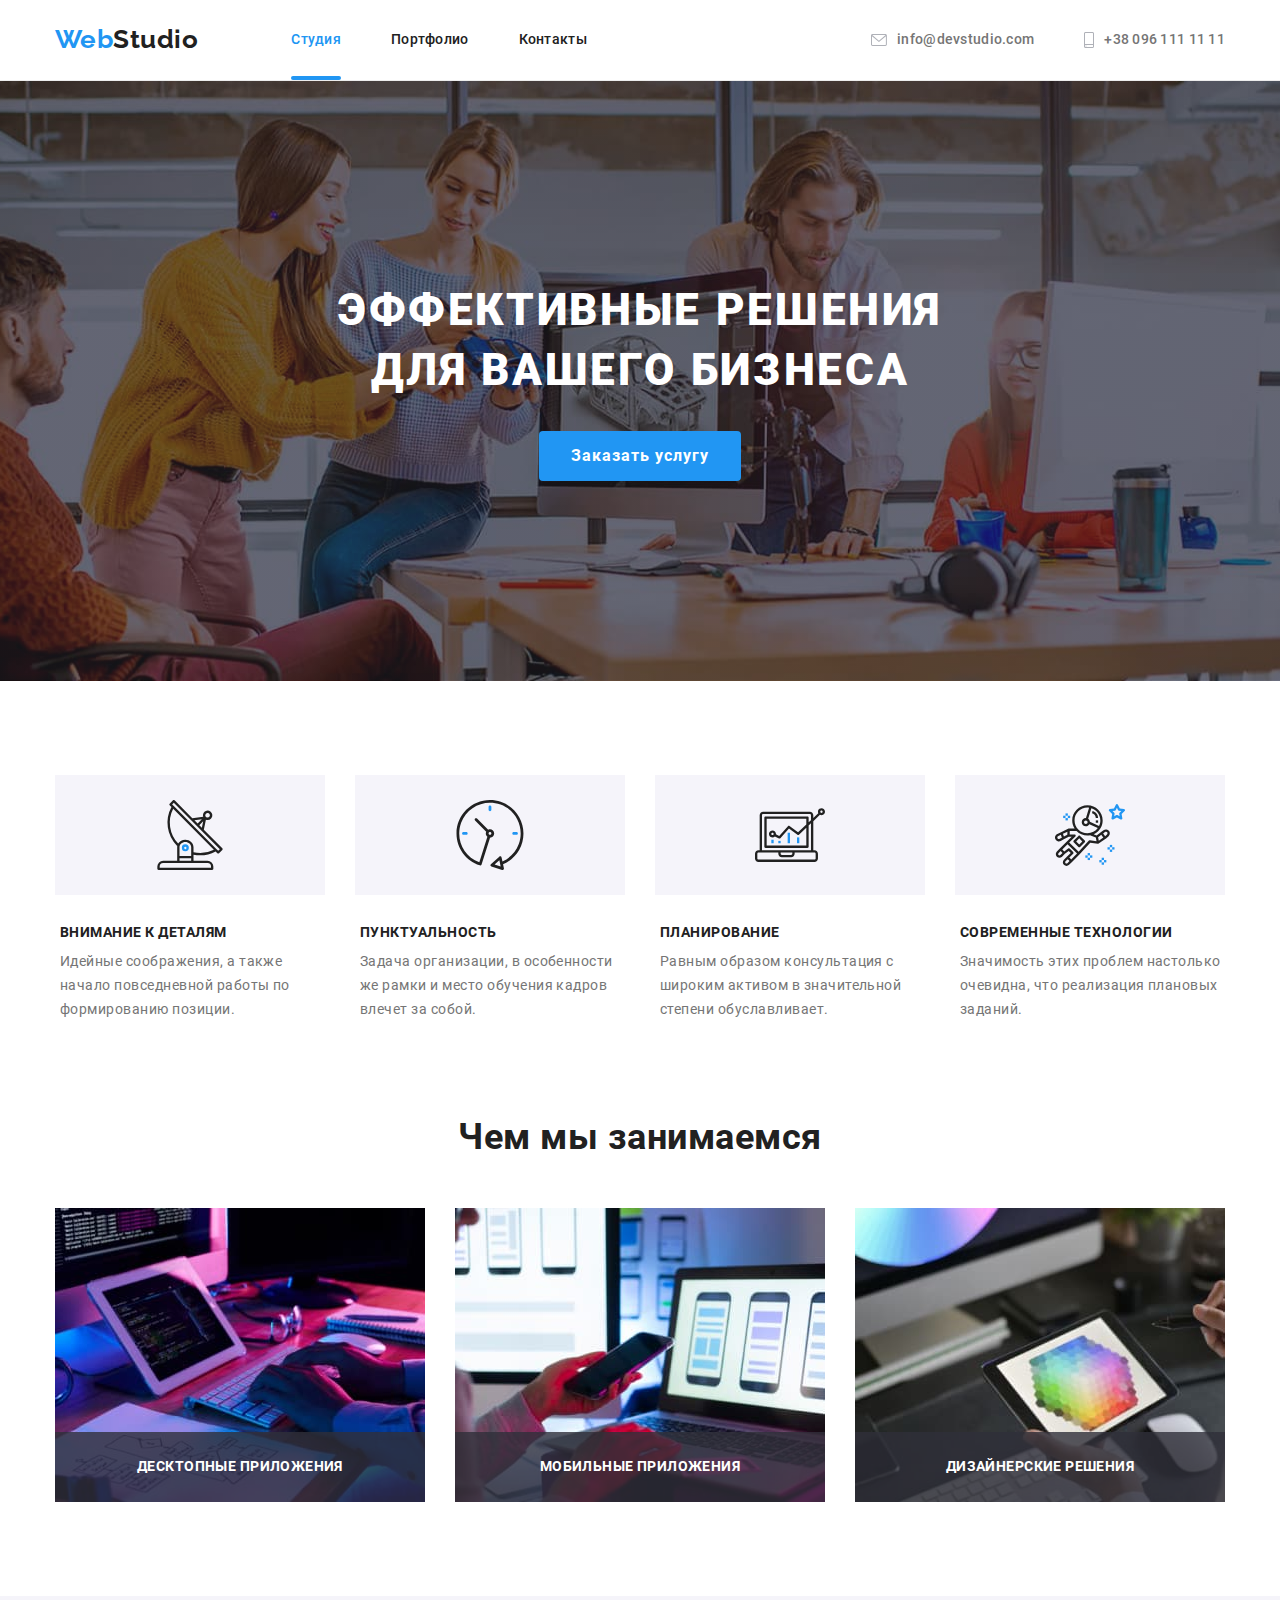
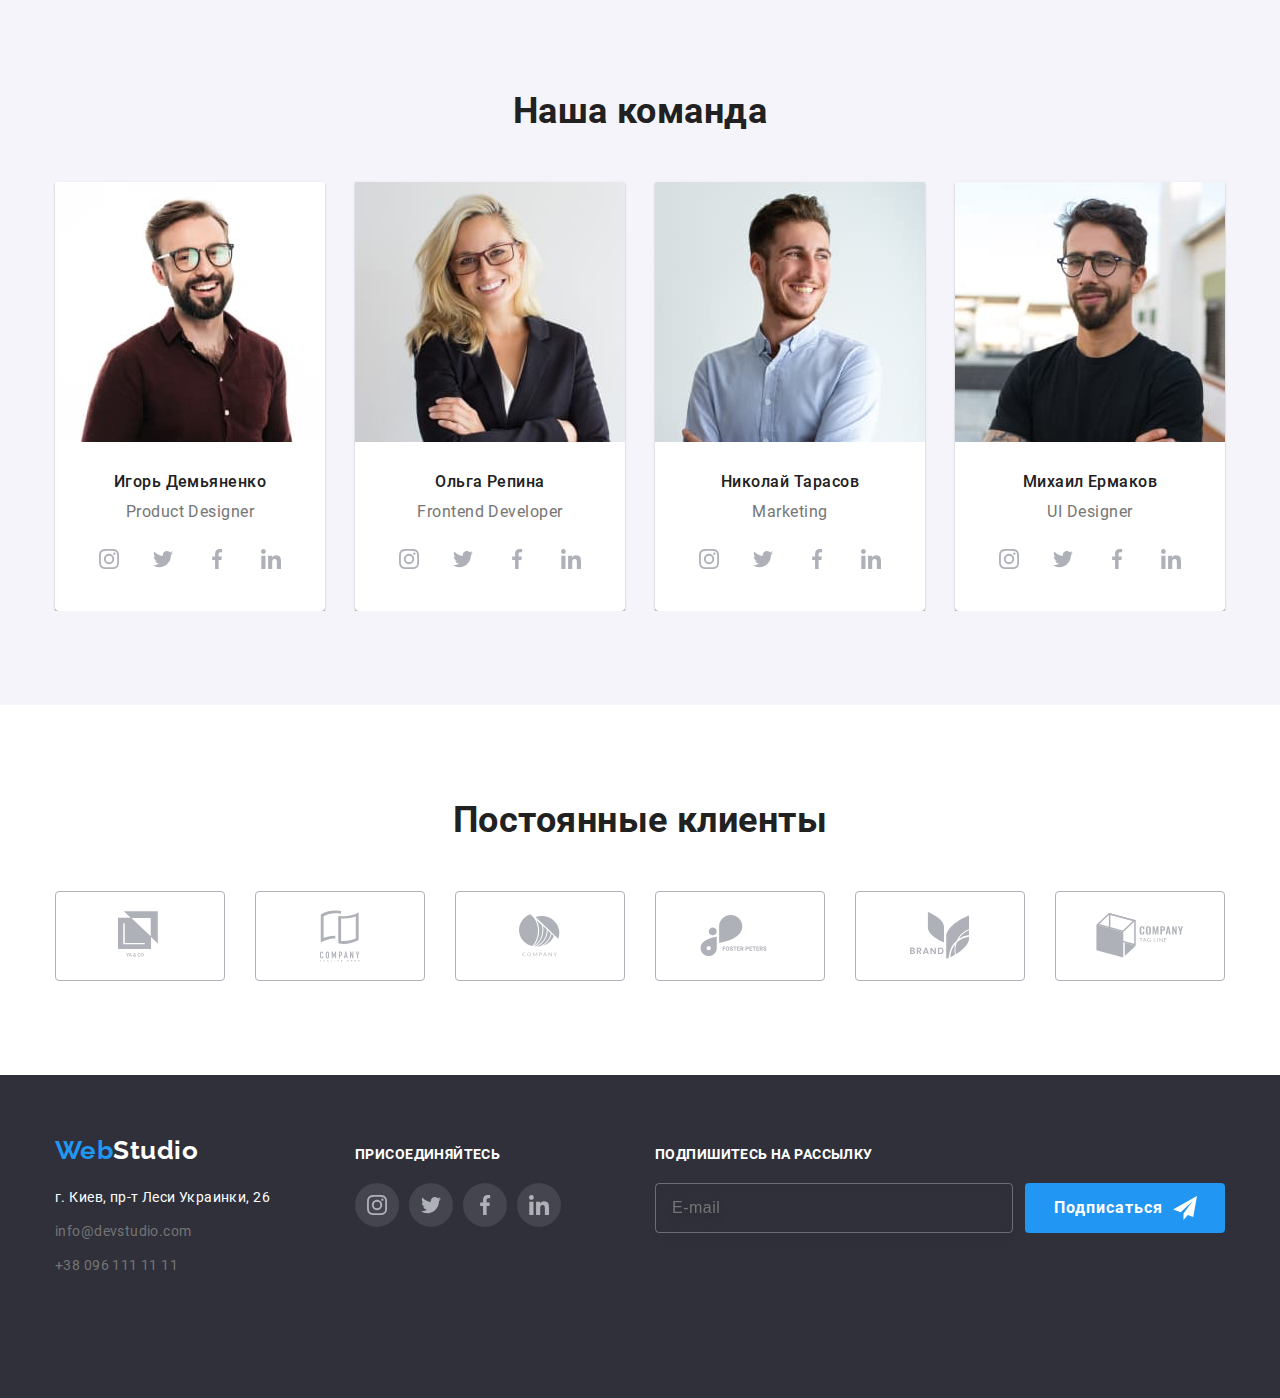
<file: index.html>
<!DOCTYPE html>
<html lang="ru">

<head>
    <meta charset="UTF-8">
    <meta http-equiv="X-UA-Compatible" content="IE=edge">
    <meta name="viewport" content="width=device-width, initial-scale=1.0">
    <title>Студія</title>
    <meta property="og:title" content="WebStudio">
    <meta property="og:image" content="https://www.google.com/url?sa=i&url=https%3A%2F%2Fwww.webstudio.com.au%2F&psig=AOvVaw0TfUS5vtw2zD6ikW6zC36_&ust=1621777822484000&source=images&cd=vfe&ved=0CAIQjRxqFwoTCPiA_6u33fACFQAAAAAdAAAAABAD">
    <meta property="og:url" content="https://bellik888.github.io/goit-markup-hw-08/">
    <link rel="stylesheet" href="https://cdnjs.cloudflare.com/ajax/libs/modern-normalize/1.0.0/modern-normalize.min.css"
        integrity="sha512-ISS7cAi1PEhQ8jnbJpJZMd29NlhNj4AWYyLOSp2CE/CsHxTCu+r+t0D2yoJudVrd0/8fTVPUVDzY5Tvli75u/g=="
        crossorigin="anonymous" />
        <link href="https://fonts.googleapis.com/css2?family=Raleway:wght@700&family=Roboto:wght@400;500;700;900&display=swap"
            rel="stylesheet">
    <link rel="stylesheet" href="./css/main.min.css">
</head>

<body>
    <!-- Шапка сайта -->
    <header class="header">
        <div class="container header-container">  
            <nav class="nav">
                <a href="./index.html" class="logo header__logo">Web <span class="logo--header">Studio</span></a>
            
                <ul class="lists nav-lists">
                    <li class="nav-lists__item"><a href="./index.html" class="link nav-lists__link nav-lists__link--active">Студия</a></li>
                    <li class="nav-lists__item"><a href="./portfolio.html" class="link nav-lists__link">Портфолио</a></li>
                    <li class="nav-lists__item"><a href="" class="link nav-lists__link">Контакты</a></li>
                </ul>
            </nav>
            <ul class="lists header-contacts">
                <li class=" header-contacts__item ">
                    <a href="mailto:info@devstudio.com" class="link header-contacts__link">
                        <svg class="header-contacts__icon" width="16px" height="12px" >
                            <use href="./image/icons.svg#icon-mail"></use>
                        </svg>
                        info@devstudio.com
                    </a>
                </li>
                <li class=" header-contacts__item ">
                    <a href="tel:+380961111111" class="link header-contacts__link">
                        <svg class="header-contacts__icon" width="10px" height="16px">
                            <use href="./image/icons.svg#icon-smartphone"></use>
                        </svg>
                        +38 096 111 11 11
                    </a>
            </li>
            </ul>
            <!-- Mobile btn -->
            <button class="mobile-menu-btn" data-menu-button>
                <svg class="mobile-menu-icon">
                    <use class="icon-menu" href="./image/icons.svg#icon-menu"></use>
                    <use class="icon-close" href="./image/icons.svg#icon-close-menu"></use>
                </svg>
            </button>
        </div>
    </header>

    <!-- Burger menu-->
    
    <div class="mobile-menu" data-menu>
        <ul class="lists mobile-menu__list">
            <li class="mobile-menu__item active-page-mobile">
                <a class="link mobile-menu__link " href="./index.html">Студия</a>
            </li>
            <li class="mobile-menu__item">
                <a class="link mobile-menu__link" href="./portfolio.html">Портфолио</a>
            </li>
            <li class="mobile-menu__item">
                <a class="link mobile-menu__link" href="#">Контакты</a>
            </li>
        </ul>
        <div class="contact--wrapper">
            <ul class="lists mobile-contact">
                <li class="mobile-contact__item">
                    <a class="link mobile-contact__link" href="tel:+380961111111">
                        +38 096 111 11 11</a>
                </li>
                <li class="mobile-contact__item">
                    <a class="link mobile-contact__link" href="mailto:info@devstudio.com">
                        info@devstudio.com</a>
                </li>
            </ul>
            <ul class="lists mobile-social__list ">
                <li class="mobile-social__item">
                    <a class="link mobile-social__link" href="#">Instagram</a>
                </li>
                <li class="mobile-social__item">
                    <a class="link mobile-social__link" href="#">Twitter</a>
                </li>
                <li class="mobile-social__item">
                    <a class="link mobile-social__link" href="#">Facebook</a>
                </li>
                <li class="mobile-social__item">
                    <a class="link mobile-social__link" href="#">LinkedIn</a>
                </li>
            </ul>
        </div>
    </div>
    
    <!-- Main content -->
     <main>
        <!-- hero-->
        <section class="hero-bg">
            <div class="hero">
            <h1 class="hero__text">Эффективные решения для вашего бизнеса</h1>
            <button type="button" class="button hero__button" data-modal-open>
                Заказать услугу
            </button>
            </div>
        </section>

        <!-- особливості-->
        <section class="section ">
           <div class="container features">
                <h2 class="visually-hidden">Особливості</h2>
                <ul class="lists features-lists">
                    <li class="features-lists__item">
                        <h3 class="features-lists__title">Внимание к деталям</h3>
                        <p class="features-lists__text">Идейные соображения, а также начало повседневной работы по формированию позиции.
                        </p>
                    </li>
                    <li class="features-lists__item">
                        <h3 class="features-lists__title">Пунктуальность</h3>
                        <p class="features-lists__text">Задача организации, в особенности же рамки и место обучения кадров влечет за собой.
                        </p>
                    </li>
                    <li class="features-lists__item">
                        <h3 class="features-lists__title">Планирование</h3>
                        <p class="features-lists__text">Равным образом консультация с широким активом в значительной степени обуславливает.
                        </p>
                    </li>
                    <li class="features-lists__item">
                        <h3 class="features-lists__title">Современные технологии</h3>
                        <p class="features-lists__text">Значимость этих проблем настолько очевидна, что реализация плановых заданий.
                        </p>
                    </li>
                </ul>
           </div>
        </section>

        <!-- Чим ми займаємось-->
        <section class="works">
            <div class="container">
                <h2 class="title">Чем мы занимаемся</h2>
                <ul class="lists works__lists">
                    <li class="works__item"> 
                        <picture>
                            <source srcset="./image/adaptive/about/deskt1.jpg 1x,
                                        ./image/adaptive/about/deskt1-2x.jpg 2x" media="(min-width: 1200px)" type="image/jpg" />
                            <img src="./image/works/img5.jpg" alt="Проектирование" width="370" />
                        </picture>
                        <div class="works__label">
                            <p class="works__text">Десктопные приложения</p>
                        </div>
                    </li>
                    <li class="works__item">
                        <picture>
                            <source srcset="./image/adaptive/about/deskt2.jpg 1x,
                                        ./image/adaptive/about/deskt2-2x.jpg 2x" media="(min-width: 1200px)" type="image/jpg" />
                            <img src="./image/works/img-6.jpg" alt="Дизайн" width="370" />
                        </picture>
                        <div class="works__label">
                            <p class="works__text">Мобильные приложения</p>
                        </div>
                    </li>
                    <li class="works__item">
                        <picture>
                            <source srcset="./image/adaptive/about/deskt3.jpg 1x,
                                        ./image/adaptive/about/deskt3-2x.jpg 2x" media="(min-width: 1200px)" type="image/jpg" />
                            <img src="./image/works/img7.jpg" alt="Редакция" width="370" />
                        </picture>
                        <div class="works__label">
                            <p class="works__text">Дизайнерские решения</p>
                        </div>
                    </li>
                </ul>
            </div>
        </section>

        <!--наша команда -->
         <section class="our-team section">
            <div class="container">
                <h2 class="title">Наша команда</h2>
                <ul class="lists our-team__lists">
                    <li class="our-team__item">
                        <picture>
                            <source srcset="./image/adaptive/gallery/desktop/1deskt-1x.jpg 1x,
                                        ./image/adaptive/gallery/desktop/1deskt-2x.jpg 2x" media="(min-width: 1200px)" type="image/jpg" />
                            <source srcset="./image/adaptive/gallery/tablet/1tab-1x.jpg 1x,
                                        ./image/adaptive/gallery/tablet/1tab-2x.jpg 2x" media="(min-width: 768px)" type="image/jpg" />
                            <source srcset="./image/adaptive/gallery/mobile/1mob-1x.jpg 1x,
                                        ./image/adaptive/gallery/mobile/1mob-2x.jpg 2x" media="(max-width: 767px)" type="image/jpg" />
                            <img src="./image/team/img.jpg" alt="Игорь Демьяненко" width="450" />
                        </picture>
                            <div class="our-team__info">
                                <h3 class="our-team__title">Игорь Демьяненко</h3>
                                <p lang="en" class="our-team__posistion">Product Designer</p>
                                <ul class="lists social-list">
                                    <li class="social-list__item">
                                        <a href="" class="social-list__link">
                                            <svg class="social-list__icon">
                                                <use href="./image/icons.svg#icon-instagram"></use>
                                            </svg>
                                        </a>
                                    </li>
                                    <li class="social-list__item">
                                        <a href="" class="social-list__link">
                                            <svg class="social-list__icon">
                                                <use href="./image/icons.svg#icon-twitter"></use>
                                            </svg>
                                        </a>
                                    </li>
                                    <li class="social-list__item">
                                        <a href="" class="social-list__link">
                                            <svg class="social-list__icon">
                                                <use href="./image/icons.svg#icon-facebook"></use>
                                            </svg>
                                        </a>
                                    </li>
                                    <li class="social-list__item">
                                        <a href="" class="social-list__link">
                                            <svg class="social-list__icon">
                                                <use href="./image/icons.svg#icon-linkedin"></use>
                                            </svg>
                                        </a>
                                    </li>
                                </ul>
                       </div>
                    </li>
                    <li class="our-team__item">
                        <picture>
                            <source srcset="./image/adaptive/gallery/desktop/2deskt-1x.jpg 1x,
                                        ./image/adaptive/gallery/desktop/2deskt-2x.jpg 2x" media="(min-width: 1200px)" type="image/jpg" />
                            <source srcset="./image/adaptive/gallery/tablet/2tab-1x.jpg 1x,
                                        ./image/adaptive/gallery/tablet/2tab-2x.jpg 2x" media="(min-width: 768px)" type="image/jpg" />
                            <source srcset="./image/adaptive/gallery/mobile/2mob-1x.jpg 1x,
                                        ./image/adaptive/gallery/mobile/2mob-2x.jpg 2x" media="(max-width: 767px)" type="image/jpg" />
                            <img src="./image/team/img-2.jpg" alt="Ольга Репина" width="450" />
                        </picture>
                            <div class="our-team__info">
                                <h3 class="our-team__title">Ольга Репина</h3>
                                <p lang="en" class="our-team__posistion">Frontend Developer</p>
                                <ul class="lists social-list">
                                    <li class="social-list__item">
                                        <a href="" class="social-list__link">
                                            <svg class="social-list__icon">
                                                <use href="./image/icons.svg#icon-instagram"></use>
                                            </svg>
                                        </a>
                                    </li>
                                    <li class="social-list__item">
                                        <a href="" class="social-list__link">
                                            <svg class="social-list__icon">
                                                <use href="./image/icons.svg#icon-twitter"></use>
                                            </svg>
                                        </a>
                                    </li>
                                    <li class="social-list__item">
                                        <a href="" class="social-list__link">
                                            <svg class="social-list__icon">
                                                <use href="./image/icons.svg#icon-facebook"></use>
                                            </svg>
                                        </a>
                                    </li>
                                    <li class="social-list__item">
                                        <a href="" class="social-list__link">
                                            <svg class="social-list__icon">
                                                <use href="./image/icons.svg#icon-linkedin"></use>
                                            </svg>
                                        </a>
                                    </li>
                                </ul>
                            </div>
                    </li>
                    <li class="our-team__item">
                        <picture>
                            <source srcset="./image/adaptive/gallery/desktop/3deskt-1x.jpg 1x,
                                        ./image/adaptive/gallery/desktop/3deskt-2x.jpg 2x" media="(min-width: 1200px)" type="image/jpg" />
                            <source srcset="./image/adaptive/gallery/tablet/3tab-1x.jpg 1x,
                                        ./image/adaptive/gallery/tablet/3tab-2x.jpg 2x" media="(min-width: 768px)" type="image/jpg" />
                            <source srcset="./image/adaptive/gallery/mobile/3mob-1x.jpg 1x,
                                        ./image/adaptive/gallery/mobile/3mob-2x.jpg 2x" media="(max-width: 767px)" type="image/jpg" />
                            <img src="./image/team/img-3.jpg" alt="Николай Тарасов" width="450" />
                        </picture>
                            <div class="our-team__info">
                                <h3 class="our-team__title">Николай Тарасов</h3>
                                <p lang="en" class="our-team__posistion">Marketing</p>
                                <ul class="lists social-list">
                                    <li class="social-list__item">
                                        <a href="" class="social-list__link">
                                            <svg class="social-list__icon">
                                                <use href="./image/icons.svg#icon-instagram"></use>
                                            </svg>
                                        </a>
                                    </li>
                                    <li class="social-list__item">
                                        <a href="" class="social-list__link">
                                            <svg class="social-list__icon">
                                                <use href="./image/icons.svg#icon-twitter"></use>
                                            </svg>
                                        </a>
                                    </li>
                                    <li class="social-list__item">
                                        <a href="" class="social-list__link">
                                            <svg class="social-list__icon">
                                                <use href="./image/icons.svg#icon-facebook"></use>
                                            </svg>
                                        </a>
                                    </li>
                                    <li class="social-list__item">
                                        <a href="" class="social-list__link">
                                            <svg class="social-list__icon">
                                                <use href="./image/icons.svg#icon-linkedin"></use>
                                            </svg>
                                        </a>
                                    </li>
                                </ul>
                            </div>
                    </li>
                    <li class="our-team__item">
                        <picture>
                            <source srcset="./image/adaptive/gallery/desktop/4deskt-1x.jpg 1x,
                                        ./image/adaptive/gallery/desktop/4deskt-2x.jpg 2x" media="(min-width: 1200px)" type="image/jpg" />
                            <source srcset="./image/adaptive/gallery/tablet/4tab-1x.jpg 1x,
                                        ./image/adaptive/gallery/tablet/4tab-2x.jpg 2x" media="(min-width: 768px)" type="image/jpg" />
                            <source srcset="./image/adaptive/gallery/mobile/4mob-1x.jpg 1x,
                                        ./image/adaptive/gallery/mobile/4mob-2x.jpg 2x" media="(max-width: 767px)" type="image/jpg" />
                            <img src="./image/team/img-4.jpg" alt="Михаил Ермаков" width="450" />
                        </picture>
                            <div class="our-team__info">
                                <h3 class="our-team__title">Михаил Ермаков</h3>
                                <p lang="en" class="our-team__posistion">UI Designer</p>
                                <ul class="lists social-list">
                                    <li class="social-list__item">
                                        <a href="" class="social-list__link">
                                            <svg class="social-list__icon">
                                                <use href="./image/icons.svg#icon-instagram"></use>
                                            </svg>
                                        </a>
                                    </li>
                                    <li class="social-list__item">
                                        <a href="" class="social-list__link">
                                            <svg class="social-list__icon">
                                                <use href="./image/icons.svg#icon-twitter"></use>
                                            </svg>
                                        </a>
                                    </li>
                                    <li class="social-list__item">
                                        <a href="" class="social-list__link">
                                            <svg class="social-list__icon">
                                                <use href="./image/icons.svg#icon-facebook"></use>
                                            </svg>
                                        </a>
                                    </li>
                                    <li class="social-list__item">
                                        <a href="" class="social-list__link">
                                            <svg class="social-list__icon">
                                                <use href="./image/icons.svg#icon-linkedin"></use>
                                            </svg>
                                        </a>
                                    </li>
                                </ul>
                            </div>
                    </li>
                </ul>
            </div>
        </section>

        <!-- Постійній клієнти -->
        <section class="section">
            <div class="container customer">
                <h2 class="title">Постоянные клиенты</h2>
                <ul class="lists customer__lists">
                    <li class="customer__item">
                        <a href="" class="link customer__link">
                            <svg class="customer__icon" width="44px" height="49px">
                                <use href="./image/icons.svg#icon-logo1" ></use>
                            </svg>
                        </a>
                    </li>
                    <li class="customer__item">
                        <a href="" class="link customer__link">
                            <svg class="customer__icon" width="40px" height="52px">
                                <use href="./image/icons.svg#icon-logo2" ></use>
                            </svg>
                        </a>
                    </li>
                    <li class="customer__item">
                        <a href="" class="link customer__link">
                            <svg class="customer__icon" width="41px" height="43px">
                                <use href="./image/icons.svg#icon-logo3" ></use>
                            </svg>
                        </a>
                    </li>
                    <li class="customer__item">
                        <a href="" class="link customer__link">
                            <svg class="customer__icon" width="80px" height="42px">
                                <use href="./image/icons.svg#icon-logo4" ></use>
                            </svg>
                        </a>
                    </li>
                    <li class="customer__item">
                        <a href="" class="link customer__link">
                            <svg class="customer__icon" width="59px" height="47px">
                                <use href="./image/icons.svg#icon-logo5" ></use>
                            </svg>
                        </a>
                    </li>
                    <li class="customer__item">
                        <a href="" class="link customer__link">
                            <svg class="customer__icon" width="88px" height="45px">
                                <use href="./image/icons.svg#icon-logo6" ></use>
                            </svg>
                        </a>
                    </li>
                </ul>
            </div>
        </section>

    </main>

    <!-- Footer -->
     <footer class="footer">
        <div class="container footer__container">
            <div class="footer__come-us-wrap footer__block">
             <a href="./index.html" class="logo footer__logo">Web<span class="logo--footer">Studio</span></a>
            <address class="footer-address">
                <ul class="lists footer-address__lists">
                    <li class="footer-address__item">г. Киев, пр-т Леси Украинки, 26</li>
                    <li class="footer-address__mail">
                        <a href="mailto:info@devstudio.com" class="link footer-address__contacts">
                            <p class="footer-address__text">info@devstudio.com</p>
                        </a>
                    </li>
                    <li>
                        <a href="tel:+380961111111" class="link footer-address__contacts">
                            <p class="footer-address__text">+38 096 111 11 11</p>
                        </a>
                </li>
                </ul>
            </address>
            </div>
            <div class="come-us footer__block">
                <b class="come-us__text">присоединяйтесь</b>
                <ul class="lists social-list social-list--footer">
                    <li class="social-list__item">
                        <a href="" class="social-list__link social-list__link--footer">
                            <svg class="social-list__icon--footer social-list__icon">
                                <use href="./image/icons.svg#icon-instagram"></use>
                            </svg>
                        </a>
                    </li>
                    <li class="social-list__item">
                        <a href="" class="social-list__link social-list__link--footer">
                            <svg class="social-list__icon--footer social-list__icon">
                                <use href="./image/icons.svg#icon-twitter"></use>
                            </svg>
                        </a>
                    </li>
                    <li class="social-list__item">
                        <a href="" class="social-list__link social-list__link--footer">
                            <svg class="social-list__icon--footer social-list__icon">
                                <use href="./image/icons.svg#icon-facebook"></use>
                            </svg>
                        </a>
                    </li>
                    <li class="social-list__item">
                        <a href="" class="social-list__link social-list__link--footer">
                            <svg class="social-list__icon--footer social-list__icon">
                                <use href="./image/icons.svg#icon-linkedin"></use>
                            </svg>
                        </a>
                    </li>
                </ul>
            </div>
            <div class="sign-in footer__block">
                <b class="sign-in__text">подпишитесь на рассылку</b>
                <form class="footer-form">
                    <input class="footer-form__input" type="email" name="sign-in" placeholder="E-mail" autocomplete="on">
                    <button type="submit" class="button footer-form__btn">
                        Подписаться
                        <svg class="footer-form__icon">
                            <use href="./image/icons.svg#icon-plane"></use>
                        </svg>
                    </button>
                </form>
            </div>
        </div>
        
    </footer>

    <!-- modal -->

    <div class="backdrop is-hidden" data-modal>
        <div class="modal">
            <h2 class="modal__title">Оставьте свои данные, мы вам перезвоним</h2>
            <form class="modal__form" >
                <label for="name" class="modal__label">Имя</label>
                <div class="modal__input-wrap">
                    <input type="text" id="name" name="name" class="modal__input">
                    <svg class="modal__icon" width="18px" height="18px">
                        <use href="./image/icons.svg#icon-person"></use>
                    </svg>
                </div>
                <label for="phone" class="modal__label">Телефон</label>
                <div class="modal__input-wrap">
                    <input type="tel" id="phone" name="tel" class="modal__input">
                    <svg class="modal__icon" width="18px" height="18px">
                        <use href="./image/icons.svg#icon-phone"></use>
                    </svg>
                </div>
                <label for="mail" class="modal__label">Почта</label>
                <div class="modal__input-wrap">
                    <input type="email" id="mail" name="mail" class="modal__input">
                    <svg class="modal__icon" width="18px" height="18px">
                        <use href="./image/icons.svg#icon-email"></use>
                    </svg>
                </div>
                <label for="textarea" class="modal__label">Комментарий</label>
                <textarea name="textarea" id="textarea" cols="30" rows="6" class="modal__textarea" placeholder="Введите текст"></textarea>
            
                <label class="modal__checkbox-label">
                    <input type="checkbox" name="checkbox" class="modal__checkbox">
                    <span class="modal__checkbox-icon"></span>
                    <span class="modal__checkbox-text">Соглашаюсь с рассылкой и принимаю</span>
                    <a class="modal__checkbox-label-link" href="">Условия договора</a>
                </label>
                <button type="submit" class="button modal__btn">Отправить</button>
                <button type="button" class="modal__btn-close" data-modal-close>
                    <svg class="btn-close__icon" width="18px" height="18px">
                        <use href="./image/icons.svg#icon-close-modal"></use>
                    </svg>
                </button>
            </form>
        </div>
    </div>

    <!-- Кнопка вверх -->

    <a class="back_to_top" >
        <svg width="40px" height="40px">
            <use href="./image/icons.svg#icon-arrow-up"></use>
        </svg>
    </a>


    <script src="./js/menu.js"></script>
    <script src="./js/modal.js"></script>
    <script src="./js/toTop.js"></script>

</body>

</html>
</file>
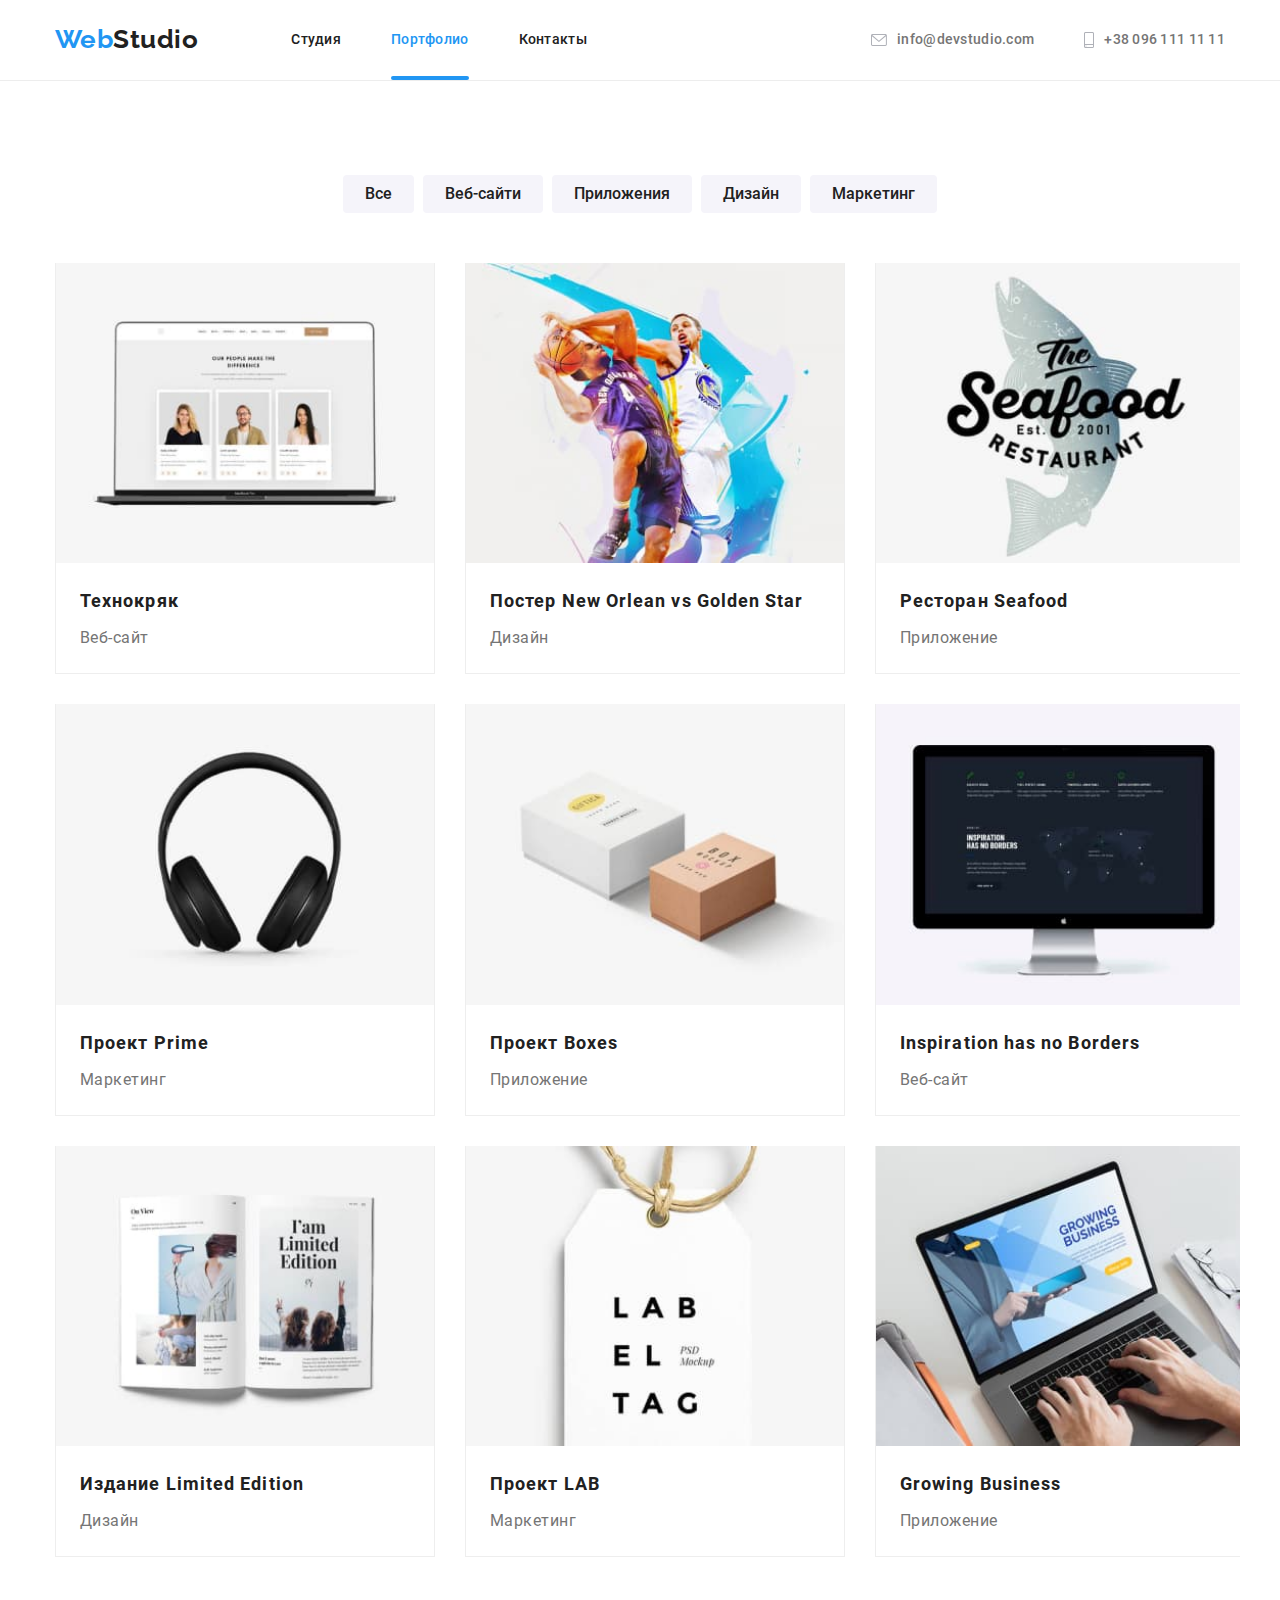
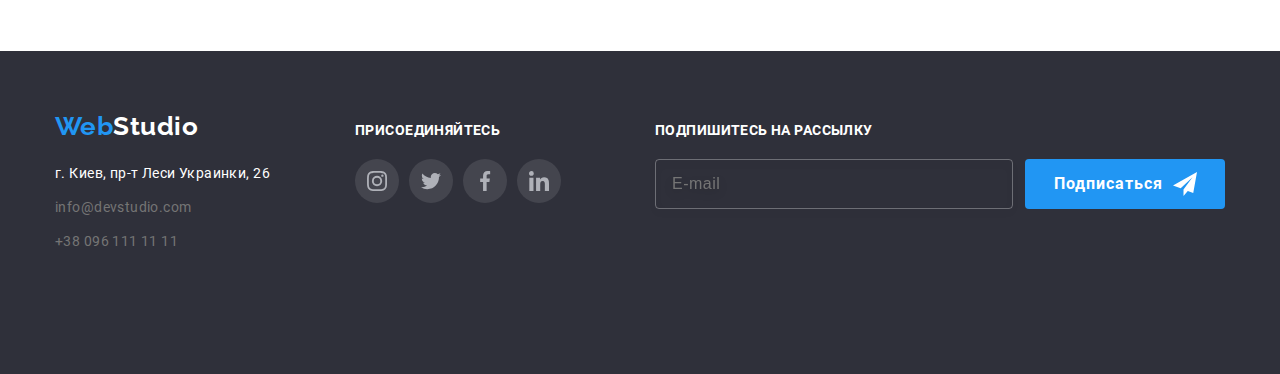
<file: portfolio.html>
<!DOCTYPE html>
<html lang="ru">
<head>
    <meta charset="UTF-8">
    <meta http-equiv="X-UA-Compatible" content="IE=edge">
    <meta name="viewport" content="width=device-width, initial-scale=1.0">
    <title>Портфоліо</title>
    <link rel="stylesheet" href="https://cdnjs.cloudflare.com/ajax/libs/modern-normalize/1.0.0/modern-normalize.min.css"
        integrity="sha512-ISS7cAi1PEhQ8jnbJpJZMd29NlhNj4AWYyLOSp2CE/CsHxTCu+r+t0D2yoJudVrd0/8fTVPUVDzY5Tvli75u/g=="
        crossorigin="anonymous" />
    <link href="https://fonts.googleapis.com/css2?family=Raleway:wght@700&family=Roboto:wght@400;500;700;900&display=swap"
        rel="stylesheet">
    <link rel="stylesheet" href="./css/main.min.css">
</head>
<body>
    <!-- Шапка сайта -->
    <header class="header">
        <div class="container header-container">
            <nav class="nav">
                <a href="./index.html" class="logo header__logo">Web <span class="logo--header">Studio</span></a>
    
                <ul class="lists nav-lists">
                    <li class="nav-lists__item"><a href="./index.html"
                            class="link nav-lists__link ">Студия</a></li>
                    <li class="nav-lists__item"><a href="./portfolio.html" class="link nav-lists__link nav-lists__link--active">Портфолио</a></li>
                    <li class="nav-lists__item"><a href="" class="link nav-lists__link">Контакты</a></li>
                </ul>
            </nav>
            <ul class="lists header-contacts">
                <li class=" header-contacts__item ">
                    <a href="mailto:info@devstudio.com" class="link header-contacts__link">
                        <svg class="header-contacts__icon" width="16px" height="12px">
                            <use href="./image/icons.svg#icon-mail"></use>
                        </svg>
                        info@devstudio.com
                    </a>
                </li>
                <li class=" header-contacts__item ">
                    <a href="tel:+380961111111" class="link header-contacts__link">
                        <svg class="header-contacts__icon" width="10px" height="16px">
                            <use href="./image/icons.svg#icon-smartphone"></use>
                        </svg>
                        +38 096 111 11 11
                    </a>
                </li>
            </ul>
            <!-- Mobile btn -->
            <button class="mobile-menu-btn" data-menu-button>
                <svg class="mobile-menu-icon">
                    <use class="icon-menu" href="./image/icons.svg#icon-menu"></use>
                    <use class="icon-close" href="./image/icons.svg#icon-close-menu"></use>
                </svg>
            </button>
        </div>
    </header>
    
    <!-- Burger menu-->
    
    <div class="mobile-menu" data-menu>
        <ul class="lists mobile-menu__list">
            <li class="mobile-menu__item ">
                <a class="link mobile-menu__link " href="./index.html">Студия</a>
            </li>
            <li class="mobile-menu__item active-page-mobile">
                <a class="link mobile-menu__link" href="./portfolio.html">Портфолио</a>
            </li>
            <li class="mobile-menu__item">
                <a class="link mobile-menu__link" href="#">Контакты</a>
            </li>
        </ul>
        <div class="contact--wrapper">
            <ul class="lists mobile-contact">
                <li class="mobile-contact__item">
                    <a class="link mobile-contact__link" href="tel:+380961111111">
                        +38 096 111 11 11</a>
                </li>
                <li class="mobile-contact__item">
                    <a class="link mobile-contact__link" href="mailto:info@devstudio.com">
                        info@devstudio.com</a>
                </li>
            </ul>
            <ul class="lists mobile-social__list ">
                <li class="mobile-social__item">
                    <a class="link mobile-social__link" href="#">Instagram</a>
                </li>
                <li class="mobile-social__item">
                    <a class="link mobile-social__link" href="#">Twitter</a>
                </li>
                <li class="mobile-social__item">
                    <a class="link mobile-social__link" href="#">Facebook</a>
                </li>
                <li class="mobile-social__item">
                    <a class="link mobile-social__link" href="#">LinkedIn</a>
                </li>
            </ul>
        </div>
    </div>

    <!--main content-->
    <main>
        <section class="section">
            <div class="container">
            <h1 class="visually-hidden">Portfolio</h1>

        <!-- Кнопки фільтрації -->

            <h2 class="visually-hidden">Фільтри</h2>
            <ul class="lists filter-lists">
                <li class="filter-lists__item"><button class="filter-lists__btn" type="button">Все</button></li>
                <li class="filter-lists__item"><button class="filter-lists__btn" type="button">Веб-сайти</button></li>
                <li class="filter-lists__item"><button class="filter-lists__btn" type="button">Приложения</button></li>
                <li class="filter-lists__item"><button class="filter-lists__btn" type="button">Дизайн</button></li>
                <li class="filter-lists__item"><button class="filter-lists__btn" type="button">Маркетинг</button></li>
            </ul>

            <!--зображення-->

             <h2 class="visually-hidden">Портфолио</h2>
            <ul class="lists portfolio">
                <li class="portfolio__card">
                        <a href="" class="link portfolio__link">
                            <div class="portfolio__container">
                                <picture>
                                    <source srcset="./image/adaptive/portfolio/desktop/deskt1.jpg 1x,
                                                ./image/adaptive/portfolio/desktop/deskt1-2x.jpg 2x" media="(min-width: 1200px)" type="image/jpg" />
                                    <source srcset="./image/adaptive/portfolio/tablet/tabl1.jpg 1x,
                                                ./image/adaptive/portfolio/tablet/tabl1-2x.jpg 2x" media="(min-width: 768px)" type="image/jpg" />
                                    <source srcset="./image/adaptive/portfolio/mobile/mob1.jpg 1x,
                                                ./image/adaptive/portfolio/mobile/mob1-2x.jpg 2x" media="(max-width: 767px)" type="image/jpg" />
                                    <img src="./image/portfolio/img.jpg" alt="Веб-сайт Технокряк" width="450" />
                                </picture>
                                <div class="portfolio__label">
                                    <p class="portfolio__text-label">Технокряк это современная площадка распространения коронавируса. Компании используют эту
                                        платформу для цифрового
                                        шпионажа и атак на защищённые сервера конкурентов.
                                    </p>
                                </div>
                            </div>
                            <div class="portfolio__projects-info">
                                <h2 class="portfolio__project-titles">Технокряк</h2>
                                <p class="portfolio__project-type">Веб-сайт</p>
                            </div>
                            
                        </a>
                        
                </li>
                <li class="portfolio__card">
                        <a href="" class="link portfolio__link">
                            <div class="portfolio__container">
                                <picture>
                                    <source srcset="./image/adaptive/portfolio/desktop/deskt2.jpg 1x,
                                                                                ./image/adaptive/portfolio/desktop/deskt2-2x.jpg 2x"
                                        media="(min-width: 1200px)" type="image/jpg" />
                                    <source srcset="./image/adaptive/portfolio/tablet/tabl2.jpg 1x,
                                                                                ./image/adaptive/portfolio/tablet/tabl2-2x.jpg 2x"
                                        media="(min-width: 768px)" type="image/jpg" />
                                    <source srcset="./image/adaptive/portfolio/mobile/mob2.jpg 1x,
                                                                                ./image/adaptive/portfolio/mobile/mob2-2x.jpg 2x"
                                        media="(max-width: 767px)" type="image/jpg" />
                                    <img src="./image/portfolio/img-2.jpg" alt="Постер New Orlean vs Golden Star" width="450" />
                                </picture>
                                <div class="portfolio__label">
                                    <p class="portfolio__text-label">Технокряк это современная площадка распространения коронавируса. Компании используют эту
                                        платформу для цифрового
                                        шпионажа и атак на защищённые сервера конкурентов.
                                    </p>
                                </div>
                            </div>
                            <div class="portfolio__projects-info">
                                <h2 class="portfolio__project-titles">Постер New Orlean vs Golden Star</h2>
                                <p class="portfolio__project-type">Дизайн</p>
                            </div>
                        </a>
                        
                </li>
                <li class="portfolio__card">
                        <a href="" class="link portfolio__link">
                            <div class="portfolio__container">
                                <picture>
                                    <source srcset="./image/adaptive/portfolio/desktop/deskt3.jpg 1x,
                                                ./image/adaptive/portfolio/desktop/deskt3-2x.jpg 2x" media="(min-width: 1200px)" type="image/jpg" />
                                    <source srcset="./image/adaptive/portfolio/tablet/tabl3.jpg 1x,
                                                ./image/adaptive/portfolio/tablet/tabl3-2x.jpg 2x" media="(min-width: 768px)" type="image/jpg" />
                                    <source srcset="./image/adaptive/portfolio/mobile/mob3.jpg 1x,
                                                ./image/adaptive/portfolio/mobile/mob3-2x.jpg 2x" media="(max-width: 767px)" type="image/jpg" />
                                    <img src="./image/portfolio/img-3.jpg" alt="Ресторан Seafood" width="450" />
                                    </picture>
                                <div class="portfolio__label">
                                    <p class="portfolio__text-label">Технокряк это современная площадка распространения коронавируса. Компании используют эту
                                        платформу для цифрового
                                        шпионажа и атак на защищённые сервера конкурентов.
                                    </p>
                                </div>
                            </div>
                            <div class="portfolio__projects-info">
                                <h2 class="portfolio__project-titles">Ресторан Seafood</h2>
                                <p class="portfolio__project-type">Приложение</p>
                            </div>
                        </a>
                        
                </li>
                <li class="portfolio__card">
                        <a href="" class="link portfolio__link">
                            <div class="portfolio__container">
                                <picture>
                                    <source srcset="./image/adaptive/portfolio/desktop/deskt4.jpg 1x,
                                                ./image/adaptive/portfolio/desktop/deskt4-2x.jpg 2x" media="(min-width: 1200px)" type="image/jpg" />
                                    <source srcset="./image/adaptive/portfolio/tablet/tabl4.jpg 1x,
                                                ./image/adaptive/portfolio/tablet/tabl4-2x.jpg 2x" media="(min-width: 768px)" type="image/jpg" />
                                    <source srcset="./image/adaptive/portfolio/mobile/mob4.jpg 1x,
                                                ./image/adaptive/portfolio/mobile/mob4-2x.jpg 2x" media="(max-width: 767px)" type="image/jpg" />
                                    <img src="./image/portfolio/img-4.jpg" alt="Проект Prime" width="450" />
                                </picture>
                                <div class="portfolio__label">
                                    <p class="portfolio__text-label">Технокряк это современная площадка распространения коронавируса. Компании используют эту
                                        платформу для цифрового
                                        шпионажа и атак на защищённые сервера конкурентов.
                                    </p>
                                </div>
                            </div>
                            <div class="portfolio__projects-info">
                                <h2 class="portfolio__project-titles">Проект Prime</h2>
                                <p class="portfolio__project-type">Маркетинг</p>
                            </div>
                        </a>
                        
                </li>
                <li class="portfolio__card">
                        <a href="" class="link portfolio__link">
                            <div class="portfolio__container">
                                <picture>
                                    <source srcset="./image/adaptive/portfolio/desktop/deskt5.jpg 1x,
                                                ./image/adaptive/portfolio/desktop/deskt5-2x.jpg 2x" media="(min-width: 1200px)" type="image/jpg" />
                                    <source srcset="./image/adaptive/portfolio/tablet/tabl5.jpg 1x,
                                                ./image/adaptive/portfolio/tablet/tabl5-2x.jpg 2x" media="(min-width: 768px)" type="image/jpg" />
                                    <source srcset="./image/adaptive/portfolio/mobile/mob5.jpg 1x,
                                                ./image/adaptive/portfolio/mobile/mob5-2x.jpg 2x" media="(max-width: 767px)" type="image/jpg" />
                                    <img src="./image/portfolio/img-5.jpg" alt="Проект Boxes" width="450" />
                                </picture>
                                <div class="portfolio__label">
                                    <p class="portfolio__text-label">Технокряк это современная площадка распространения коронавируса. Компании используют эту
                                        платформу для цифрового
                                        шпионажа и атак на защищённые сервера конкурентов.
                                    </p>
                                </div>
                            </div>
                            <div class="portfolio__projects-info">
                                <h2 class="portfolio__project-titles">Проект Boxes</h2>
                                <p class="portfolio__project-type">Приложение</p>
                            </div>
                        </a>
                        
                </li>
                <li class="portfolio__card">
                        <a href="" class="link portfolio__link">
                            <div class="portfolio__container">
                                <picture>
                                    <source srcset="./image/adaptive/portfolio/desktop/deskt6.jpg 1x,
                                                ./image/adaptive/portfolio/desktop/deskt6-2x.jpg 2x" media="(min-width: 1200px)" type="image/jpg" />
                                    <source srcset="./image/adaptive/portfolio/tablet/tabl6.jpg 1x,
                                                ./image/adaptive/portfolio/tablet/tabl6-2x.jpg 2x" media="(min-width: 768px)" type="image/jpg" />
                                    <source srcset="./image/adaptive/portfolio/mobile/mob6.jpg 1x,
                                                ./image/adaptive/portfolio/mobile/mob6-2x.jpg 2x" media="(max-width: 767px)" type="image/jpg" />
                                    <img src="./image/portfolio/img-6.jpg" alt="Inspiration has no Borders" width="450" />
                                </picture>
                                <div class="portfolio__label">
                                    <p class="portfolio__text-label">Технокряк это современная площадка распространения коронавируса. Компании используют эту
                                        платформу для цифрового
                                        шпионажа и атак на защищённые сервера конкурентов.
                                    </p>
                                </div>
                            </div>
                            <div class="portfolio__projects-info">
                                <h2 class="portfolio__project-titles">Inspiration has no Borders</h2>
                                <p class="portfolio__project-type">Веб-сайт</p>
                            </div>
                        </a>
                        
                </li>
                <li class="portfolio__card">
                        <a href="" class="link portfolio__link">
                            <div class="portfolio__container">
                                <picture>
                                    <source srcset="./image/adaptive/portfolio/desktop/deskt7.jpg 1x,
                                                ./image/adaptive/portfolio/desktop/deskt7-2x.jpg 2x" media="(min-width: 1200px)" type="image/jpg" />
                                    <source srcset="./image/adaptive/portfolio/tablet/tabl7.jpg 1x,
                                                ./image/adaptive/portfolio/tablet/tabl7-2x.jpg 2x" media="(min-width: 768px)" type="image/jpg" />
                                    <source srcset="./image/adaptive/portfolio/mobile/mob7.jpg 1x,
                                                ./image/adaptive/portfolio/mobile/mob7-2x.jpg 2x" media="(max-width: 767px)" type="image/jpg" />
                                    <img src="./image/portfolio/img-7.jpg" alt="Издание Limited Edition" width="450" />
                                </picture>
                                <div class="portfolio__label">
                                    <p class="portfolio__text-label">Технокряк это современная площадка распространения коронавируса. Компании используют эту
                                        платформу для цифрового
                                        шпионажа и атак на защищённые сервера конкурентов.
                                    </p>
                                </div>
                            </div>
                            <div class="portfolio__projects-info">
                                <h2 class="portfolio__project-titles">Издание Limited Edition</h2>
                                <p class="portfolio__project-type">Дизайн</p>
                            </div>
                        </a>
                       
                </li>
                <li class="portfolio__card">
                        <a href="" class="link portfolio__link">
                            <div class="portfolio__container">
                                <picture>
                                    <source srcset="./image/adaptive/portfolio/desktop/deskt8.jpg 1x,
                                                ./image/adaptive/portfolio/desktop/deskt8-2x.jpg 2x" media="(min-width: 1200px)" type="image/jpg" />
                                    <source srcset="./image/adaptive/portfolio/tablet/tabl8.jpg 1x,
                                                ./image/adaptive/portfolio/tablet/tabl8-2x.jpg 2x" media="(min-width: 768px)" type="image/jpg" />
                                    <source srcset="./image/adaptive/portfolio/mobile/mob8.jpg 1x,
                                                ./image/adaptive/portfolio/mobile/mob8-2x.jpg 2x" media="(max-width: 767px)" type="image/jpg" />
                                    <img src="./image/portfolio/img-8.jpg" alt="Проект LAB" width="450" />
                                </picture>
                                <div class="portfolio__label">
                                    <p class="portfolio__text-label">Технокряк это современная площадка распространения коронавируса. Компании используют эту
                                        платформу для цифрового
                                        шпионажа и атак на защищённые сервера конкурентов.
                                    </p>
                                </div>
                            </div>
                            <div class="portfolio__projects-info">
                                <h2 class="portfolio__project-titles">Проект LAB</h2>
                                <p class="portfolio__project-type">Маркетинг</p>
                            </div>
                        </a>
                        
                </li>
                <li class="portfolio__card">
                        <a href="" class="link portfolio__link">
                            <div class="portfolio__container">
                                <picture>
                                    <source srcset="./image/adaptive/portfolio/desktop/deskt9.jpg 1x,
                                                ./image/adaptive/portfolio/desktop/deskt9-2x.jpg 2x" media="(min-width: 1200px)" type="image/jpg" />
                                    <source srcset="./image/adaptive/portfolio/tablet/tabl9.jpg 1x,
                                                ./image/adaptive/portfolio/tablet/tabl9-2x.jpg 2x" media="(min-width: 768px)" type="image/jpg" />
                                    <source srcset="./image/adaptive/portfolio/mobile/mob9.jpg 1x,
                                                ./image/adaptive/portfolio/mobile/mob9-2x.jpg 2x" media="(max-width: 767px)" type="image/jpg" />
                                    <img src="./image/portfolio/img-9.jpg" alt="Growing Business" width="450" />
                                </picture>
                                <div class="portfolio__label">
                                    <p class="portfolio__text-label">Технокряк это современная площадка распространения коронавируса. Компании используют эту
                                        платформу для цифрового
                                        шпионажа и атак на защищённые сервера конкурентов.
                                    </p>
                                </div>
                            </div>
                            <div class="portfolio__projects-info">
                                <h2 class="portfolio__project-titles">Growing Business</h2>
                                <p class="portfolio__project-type">Приложение</p>
                            </div>
                        </a>
                        
                </li>
            </ul>
             </div>
        </section>
    </main> 

    <!-- Footer -->
    <footer class="footer">
        <div class="container footer__container">
            <div class="footer__come-us-wrap footer__block">
                <a href="./index.html" class="logo footer__logo">Web<span class="logo--footer">Studio</span></a>
                <address class="footer-address">
                    <ul class="lists footer-address__lists">
                        <li class="footer-address__item">г. Киев, пр-т Леси Украинки, 26</li>
                        <li class="footer-address__mail">
                            <a href="mailto:info@devstudio.com" class="link footer-address__contacts">
                                <p class="footer-address__text">info@devstudio.com</p>
                            </a>
                        </li>
                        <li>
                            <a href="tel:+380961111111" class="link footer-address__contacts">
                                <p class="footer-address__text">+38 096 111 11 11</p>
                            </a>
                        </li>
                    </ul>
                </address>
            </div>
            <div class="come-us footer__block">
                <b class="come-us__text">присоединяйтесь</b>
                <ul class="lists social-list social-list--footer">
                    <li class="social-list__item">
                        <a href="" class="social-list__link social-list__link--footer">
                            <svg class="social-list__icon--footer social-list__icon">
                                <use href="./image/icons.svg#icon-instagram"></use>
                            </svg>
                        </a>
                    </li>
                    <li class="social-list__item">
                        <a href="" class="social-list__link social-list__link--footer">
                            <svg class="social-list__icon--footer social-list__icon">
                                <use href="./image/icons.svg#icon-twitter"></use>
                            </svg>
                        </a>
                    </li>
                    <li class="social-list__item">
                        <a href="" class="social-list__link social-list__link--footer">
                            <svg class="social-list__icon--footer social-list__icon">
                                <use href="./image/icons.svg#icon-facebook"></use>
                            </svg>
                        </a>
                    </li>
                    <li class="social-list__item">
                        <a href="" class="social-list__link social-list__link--footer">
                            <svg class="social-list__icon--footer social-list__icon">
                                <use href="./image/icons.svg#icon-linkedin"></use>
                            </svg>
                        </a>
                    </li>
                </ul>
            </div>
            <div class="sign-in footer__block">
                <b class="sign-in__text">подпишитесь на рассылку</b>
                <form class="footer-form">
                    <input class="footer-form__input" type="email" name="sign-in" placeholder="E-mail" autocomplete="on">
                    <button type="submit" class="button footer-form__btn">
                        Подписаться
                        <svg class="footer-form__icon">
                            <use href="./image/icons.svg#icon-plane"></use>
                        </svg>
                    </button>
                </form>
            </div>
        </div>
    
    </footer>

<script src="./js/menu.js"></script>
</body>
</html>
</file>
<file: css/main.min.css>
@font-face{font-family:"Raleway";font-style:normal;font-weight:700;src:url("../fonts/raleway-v19-latin_cyrillic-700.woff2") format("woff2"),url("../fonts/raleway-v19-latin_cyrillic-700.woff") format("woff")}@font-face{font-family:"Roboto";font-style:normal;font-weight:400;src:url("../fonts/roboto-v27-latin_cyrillic-regular.woff2") format("woff2"),url("../fonts/roboto-v27-latin_cyrillic-regular.woff") format("woff")}@font-face{font-family:"Roboto";font-style:normal;font-weight:500;src:url("../fonts/roboto-v27-latin_cyrillic-500.woff2") format("woff2"),url("../fonts/roboto-v27-latin_cyrillic-500.woff") format("woff")}@font-face{font-family:"Roboto";font-style:normal;font-weight:700;src:url("../fonts/roboto-v27-latin_cyrillic-700.woff2") format("woff2"),url("../fonts/roboto-v27-latin_cyrillic-700.woff") format("woff")}@font-face{font-family:"Roboto";font-style:normal;font-weight:900;src:url("../fonts/roboto-v27-latin_cyrillic-900.woff2") format("woff2"),url("../fonts/roboto-v27-latin_cyrillic-900.woff") format("woff")}:root{--primary-text-color: rgba(117, 117, 117, 1);--titles-text-color: rgba(33, 33, 33, 1);--white-color: rgba(255, 255, 255, 1);--ourteam-bgc-color: rgba(245, 244, 250, 1);--footer-color: rgba(47, 48, 58, 1);--active-color: rgba(33, 150, 243, 1);--icon-color: rgba(175, 177, 184, 1);--bgc-hero: rgb(47, 48, 58);--border-card: rgb(238, 238, 238);--grid-item: 1;--primary-margin: 30px}html{box-sizing:border-box}*,*::before,*::after{box-sizing:inherit}body{color:var(--primary-text-color);background-color:var(--white-color);font-family:"Roboto", sans-serif;letter-spacing:0.03em;margin:0}.lists{padding:0;margin:0;list-style:none}.link{text-decoration:none;color:inherit}.link:hover,.link:focus{color:var(--active-color)}h1,h2,h3,h4,h5,h6,p{padding:0;margin:0}img{display:block;max-width:100%;height:auto}.section{padding-bottom:60px;padding-top:60px}@media screen and (min-width: 1200px){.section{padding-top:94px;padding-bottom:94px}}.visually-hidden{position:absolute !important;clip:rect(1px 1px 1px 1px);clip:rect(1px, 1px, 1px, 1px);padding:0 !important;border:0 !important;height:1px !important;width:1px !important;overflow:hidden}.container{margin-left:auto;margin-right:auto;width:100%;padding-left:15px;padding-right:15px;overflow:hidden}@media screen and (min-width: 480px){.container{max-width:480px}}@media screen and (min-width: 768px){.container{max-width:768px}}@media screen and (min-width: 1200px){.container{max-width:1200px}}.button{color:var(--white-color);background-color:var(--active-color);cursor:pointer;padding:10px 32px;min-width:200px;border-radius:4px;border:transparent;font-family:inherit;font-weight:700;font-size:16px;line-height:1.87;letter-spacing:0.06em}.title{color:var(--titles-text-color);margin-bottom:30px;font-weight:700;font-size:36px;line-height:1.17;text-align:center}@media screen and (min-width: 1200px){.title{margin-bottom:50px}}@media screen and (max-width: 1199.98px){.title{font-size:28px}}.logo{text-decoration:none;color:var(--active-color);font-family:"Raleway", sans-serif;font-weight:700;font-size:26px;line-height:1.2}@media screen and (max-width: 1199.98px){.logo{font-size:24px;line-height:1.16}}.header{border-bottom:1px solid #ededed}.header-container{display:flex;align-items:center}.nav{display:flex;align-items:center;margin-right:auto}.header__logo{display:flex;margin-right:93px;padding-top:16px;padding-bottom:16px}.logo--header{color:var(--titles-text-color)}.nav-lists{display:flex}@media screen and (max-width: 767.98px){.nav-lists{display:none}}.nav-lists .nav-lists__link{color:var(--titles-text-color);text-decoration:none;padding-top:32px;padding-bottom:32px;display:flex;font-weight:500;font-size:14px;line-height:1.14;letter-spacing:0.02em;transition:color 250ms cubic-bezier(0.4, 0, 0.2, 1)}.nav-lists .nav-lists__link:hover,.nav-lists .nav-lists__link:focus{color:var(--active-color)}.nav-lists .nav-lists__link--active::after{position:absolute;left:0;bottom:0;content:"";display:block;height:4px;width:100%;border-radius:2px;background-color:var(--active-color)}.nav-lists .nav-lists__item{position:relative}.nav-lists .nav-lists__item:not(:first-child){margin-left:50px}.nav-lists .nav-lists__link--active{color:var(--active-color)}.header-contacts{display:flex}@media screen and (max-width: 767.98px){.header-contacts{display:none}}@media screen and (min-width: 768px) and (max-width: 1199.98px){.header-contacts{flex-direction:column;font-size:12px;line-height:1.16}}@media screen and (min-width: 1200px){.header-contacts .header-contacts__item:not(:first-child){margin-left:50px}}@media screen and (min-width: 768px) and (max-width: 1199.98px){.header-contacts .header-contacts__item:not(:first-child){margin-top:10px}}.header-contacts .header-contacts__link{display:flex;align-items:center;font-weight:500;font-size:14px;line-height:1.14;letter-spacing:0.02em;transition:color 250ms cubic-bezier(0.4, 0, 0.2, 1)}@media screen and (min-width: 768px) and (max-width: 1199.98px){.header-contacts .header-contacts__link{font-size:12px;line-height:1.16}}.header-contacts .header-contacts__icon{margin-right:10px;fill:var(--icon-color);transition:fill 250ms cubic-bezier(0.4, 0, 0.2, 1)}.header-contacts .header-contacts__link:hover .header-contacts__icon,.header-contacts .header-contacts__link:focus .header-contacts__icon{fill:var(--active-color)}@media screen and (max-width: 767.98px){.mobile-menu-btn{position:relative;z-index:105;margin-left:auto;width:40px;height:40px;background-color:transparent;border:none}.mobile-menu-icon{width:40px;height:40px}.icon-close{display:none}.is-open .icon-close{display:block}.is-open .icon-menu{display:none}.active-page-mobile{color:var(--active-color)}.mobile-menu{display:flex;flex-direction:column;justify-content:space-between;position:fixed;top:0;left:-150%;width:100%;height:100%;z-index:100;padding-top:48px;padding-bottom:48px;padding-left:40px;background-color:#fff;transition:left 0.5s}.mobile-menu.is-open{left:0}.mobile-menu__list{font-weight:500;font-size:40px;line-height:1.17;letter-spacing:0.02em;color:var(--titles-text-color)}}@media screen and (max-width: 767.98px) and (max-width: 479.98px){.mobile-menu__list{font-size:34px}}@media screen and (max-width: 767.98px){.mobile-menu__item:not(:last-child){margin-bottom:32px}.mobile-contact{margin-bottom:64px}.mobile-contact__item:first-child{margin-bottom:32px;font-size:34px;line-height:1.17;letter-spacing:0.02em;color:var(--active-color)}}@media screen and (max-width: 767.98px) and (max-width: 479.98px){.mobile-contact__item:first-child{font-size:28px}}@media screen and (max-width: 767.98px){.mobile-contact__item:last-child{font-weight:500;font-size:24px;line-height:1.16;letter-spacing:0.02em}.mobile-social__list{display:flex;font-weight:500;font-size:18px;line-height:1.22;letter-spacing:0.02em;color:var(--active-color)}}@media screen and (max-width: 767.98px) and (max-width: 479.98px){.mobile-social__list{font-size:12px}}@media screen and (max-width: 767.98px){.mobile-social__item:not(:last-child){padding-right:10px;border-right:1px solid rgba(33,33,33,0.2)}.mobile-social__item:not(:first-child){padding-left:10px}}@media screen and (min-width: 768px){.mobile-menu{display:none}.mobile-menu-btn{display:none}}.hero-bg{background-size:cover;background-position:center;background-color:var(--bgc-hero);background-image:linear-gradient(to right, rgba(47,48,58,0.4), rgba(47,48,58,0.4)),url(../image/adaptive/bg/mob-bg.jpg)}@media screen and (max-width: 1199.98px){.hero-bg{padding-top:118px;padding-bottom:118px}}@media screen and (min-width: 1200px){.hero-bg{padding-top:200px;padding-bottom:200px;max-width:1600px;margin-left:auto;margin-right:auto}}@media (min-device-pixel-ratio: 2), (min-resolution: 192dpi), (min-resolution: 2dppx){.hero-bg{background-image:linear-gradient(to right, rgba(47,48,58,0.4), rgba(47,48,58,0.4)),url(../image/adaptive/bg/mob-bg-2x.jpg)}}@media screen and (min-width: 480px){.hero-bg{background-image:linear-gradient(to right, rgba(47,48,58,0.4), rgba(47,48,58,0.4)),url(../image/adaptive/bg/tablet-bg.jpg)}}@media screen and (min-width: 480px) and (min-device-pixel-ratio: 2), screen and (min-width: 480px) and (min-resolution: 192dpi), screen and (min-width: 480px) and (min-resolution: 2dppx){.hero-bg{background-image:linear-gradient(to right, rgba(47,48,58,0.4), rgba(47,48,58,0.4)),url(../image/adaptive/bg/tablet-bg-2x.jpg)}}@media screen and (min-width: 768px){.hero-bg{background-image:linear-gradient(to right, rgba(47,48,58,0.4), rgba(47,48,58,0.4)),url(../image/adaptive/bg/desk-bg.jpg)}}@media screen and (min-width: 768px) and (min-device-pixel-ratio: 2), screen and (min-width: 768px) and (min-resolution: 192dpi), screen and (min-width: 768px) and (min-resolution: 2dppx){.hero-bg{background-image:linear-gradient(to right, rgba(47,48,58,0.4), rgba(47,48,58,0.4)),url(../image/adaptive/bg/desk-bg-2x.jpg)}}.hero-bg .hero{text-align:center;max-width:1600px;margin-left:auto;margin-right:auto}.hero-bg .hero__text{color:var(--white-color);max-width:695px;margin-right:auto;margin-left:auto;margin-bottom:var(--primary-margin);font-weight:900;font-size:44px;line-height:1.36;text-align:center;letter-spacing:0.06em;text-transform:uppercase}@media screen and (max-width: 1199.98px){.hero-bg .hero__text{max-width:360px;font-size:26px;line-height:1.62}}.hero-bg .hero__button{align-items:center}.features-lists{display:flex;flex-wrap:wrap;margin-right:calc(-1 * var(--primary-margin))}.features-lists .features-lists__item::before{content:" ";display:block;height:120px;margin-bottom:30px;padding:25px 100px;background-color:var(--ourteam-bgc-color);background-repeat:no-repeat;background-position:center}.features-lists .features-lists__item:nth-child(1)::before{background-image:url(../image/features/antenna.svg)}.features-lists .features-lists__item:nth-child(2)::before{background-image:url(../image/features/clock.svg)}.features-lists .features-lists__item:nth-child(3)::before{background-image:url(../image/features/diagram.svg)}.features-lists .features-lists__item:nth-child(4)::before{background-image:url(../image/features/astronaut.svg)}.features-lists .features-lists__item{flex-basis:calc((100% - 30px * var(--grid-item)) / var(--grid-item));--grid-item: 1;margin-left:0}@media screen and (min-width: 768px){.features-lists .features-lists__item{--grid-item: 2}}@media screen and (min-width: 1200px){.features-lists .features-lists__item{--grid-item: 4}}@media screen and (max-width: 767.98px){.features-lists .features-lists__item:not(:first-child){margin-top:var(--primary-margin)}}@media screen and (min-width: 768px){.features-lists .features-lists__item:nth-child(2n){margin-left:var(--primary-margin)}}@media screen and (min-width: 1200px){.features-lists .features-lists__item:not(:first-child){margin-left:var(--primary-margin)}}.features-lists .features-lists__title{color:var(--titles-text-color);margin-bottom:10px;padding-left:5px;font-weight:700;font-size:14px;line-height:1.14;text-transform:uppercase}@media screen and (max-width: 767.98px){.features-lists .features-lists__title{text-align:center}}.features-lists .features-lists__text{padding-left:5px;font-size:14px;line-height:1.71;display:flex}.works{padding-bottom:94px}@media screen and (max-width: 1199.98px){.works{display:none}}.works .works__lists{display:flex;flex-wrap:wrap;margin-left:calc(-1 * var(--primary-margin));margin-top:calc(-1 * var(--primary-margin))}.works .works__item{position:relative;display:block;margin-left:var(--primary-margin);margin-top:var(--primary-margin);flex-basis:calc( (100% - var(--primary-margin) * var(--grid-item)) / var(--grid-item));--grid-item: 3}.works .works__label{display:flex;justify-content:center;align-items:center;position:absolute;left:0;bottom:0;width:100%;height:70px;background-color:rgba(47,48,58,0.8)}.works .works__text{font-weight:700;font-size:14px;line-height:1.14;letter-spacing:0.03em;text-transform:uppercase;color:var(--white-color)}.our-team{background-color:var(--ourteam-bgc-color)}.our-team .our-team__lists{display:flex;flex-wrap:wrap;margin-left:calc(-1 * var(--primary-margin))}.our-team .our-team__item{flex-basis:calc((100% - 30px * var(--grid-item)) / var(--grid-item));--grid-item: 1;margin-left:30px;background-color:var(--white-color);box-shadow:0px 1px 3px rgba(0,0,0,0.12),0px 1px 1px rgba(0,0,0,0.14),0px 2px 1px rgba(0,0,0,0.2);border-radius:0px 0px 4px 4px}@media screen and (min-width: 768px){.our-team .our-team__item{--grid-item: 2}}@media screen and (min-width: 1200px){.our-team .our-team__item{--grid-item: 4}}@media screen and (max-width: 767.98px){.our-team .our-team__item:not(:first-child){margin-top:var(--primary-margin)}}@media screen and (min-width: 768px){.our-team .our-team__item:nth-child(n+3){margin-top:var(--primary-margin)}}@media screen and (min-width: 1200px){.our-team .our-team__item:not(:first-child){margin-left:var(--primary-margin);margin-top:0}}.our-team .our-team__info{padding-top:var(--primary-margin);padding-bottom:var(--primary-margin);padding-right:32px;padding-left:32px}.our-team .our-team__title{color:var(--titles-text-color);margin-bottom:10px;font-weight:500;font-size:16px;line-height:1.19;text-align:center}.our-team .our-team__posistion{font-size:16px;line-height:1.19;margin-bottom:16px;text-align:center}.social-list{display:flex;justify-content:center;align-items:center}.social-list .social-list__link{display:flex;justify-content:center;align-items:center;width:44px;height:44px;border-radius:50%;transition:background-color 250ms cubic-bezier(0.4, 0, 0.2, 1)}.social-list .social-list__item+.social-list__item{margin-left:10px}.social-list__link:hover,.social-list__link:focus{background-color:var(--active-color)}.social-list .social-list__icon{width:20px;height:20px;fill:var(--icon-color);transition:fill 250ms cubic-bezier(0.4, 0, 0.2, 1)}.social-list__link:hover .social-list__icon,.social-list__link:focus .social-list__icon{background-color:transparent;fill:var(--white-color)}.customer__lists{display:flex;flex-wrap:wrap;margin-left:calc(-1 * var(--primary-margin))}@media screen and (min-width: 768px){.customer__lists{margin-top:calc(-1 * var(--primary-margin))}}.customer__item{margin-top:var(--primary-margin);margin-left:var(--primary-margin);outline:none;flex-basis:calc((100% - 30px * var(--grid-item)) / var(--grid-item));--grid-item: 2}@media screen and (min-width: 768px){.customer__item{--grid-item: 3}}@media screen and (min-width: 1200px){.customer__item{--grid-item: 6}}.customer__link{display:flex;justify-content:center;align-items:center;height:90px;border:1px solid var(--icon-color);border-radius:4px;transition:border 250ms cubic-bezier(0.4, 0, 0.2, 1)}.customer__link:hover,.customer__link:focus{border:1px solid var(--active-color)}.customer__icon{fill:var(--icon-color);transition:fill 250ms cubic-bezier(0.4, 0, 0.2, 1)}.customer__link:hover .customer__icon,.customer__link:focus .customer__icon{fill:var(--active-color)}.footer{display:flex;background-color:var(--footer-color)}.footer .footer__container{padding-top:60px;padding-bottom:60px}@media screen and (max-width: 1199.98px){.footer .footer__container{text-align:center}}@media screen and (min-width: 768px){.footer .footer__container{display:flex;flex-wrap:wrap;align-items:baseline;justify-content:space-around}}@media screen and (min-width: 1200px){.footer .footer__container{display:flex;flex-wrap:nowrap;justify-content:space-between;align-items:baseline}}.footer .footer__come-us-wrap{flex-basis:calc((50%-15px) / 2);margin-bottom:60px}@media screen and (min-width: 768px) and (max-width: 1199.98px){.footer__block:first-child{flex-basis:calc(50% - 137px)}}@media screen and (min-width: 768px) and (max-width: 1199.98px){.footer__block:nth-child(2){flex-basis:calc(50% - 163px)}}@media screen and (min-width: 768px) and (max-width: 1199.98px){.footer__block{flex-basis:calc((100% - 165px) / 2)}}@media screen and (min-width: 1200px){.footer__block{flex-basis:calc((50% - 45px) / 2)}.footer__block:last-child{flex-basis:calc(50% - 15px)}}.logo--footer{color:var(--white-color)}.footer-address{margin-top:20px;font-size:14px;line-height:1.71;letter-spacing:0.03em}.footer-address .footer-address__item{color:var(--white-color);font-style:normal;font-size:14px;line-height:1.71}.footer-address .footer-address__contacts{font-style:normal;font-weight:400;font-size:14px;line-height:1.71}.footer-address__contacts:hover,.footer-address__contacts:focus{color:var(--active-color)}.footer-address .footer-address__text{transition:color 250ms cubic-bezier(0.4, 0, 0.2, 1)}.footer-address .footer-address__lists>li:not(:last-child){margin-bottom:10px}.come-us__text,.sign-in__text{display:inline-block;font-weight:700;font-size:14px;line-height:1.14;letter-spacing:0.03em;text-transform:uppercase;color:var(--white-color);margin-bottom:20px}.social-list__link--footer{background-color:rgba(255,255,255,0.1)}.social-list__icon--footer{fill:var(--white-color)}.social-list--footer{justify-content:center;margin-bottom:60px}@media screen and (min-width: 1200px){.social-list--footer{justify-content:start}}.footer-form{display:flex;flex-direction:column}@media screen and (min-width: 1200px){.footer-form{flex-wrap:nowrap;flex-direction:row}}.footer-form .footer-form__input{align-items:center;width:100%;height:50px;padding-left:16px;padding-top:12px;padding-bottom:12px;margin-bottom:20px;background-color:transparent;border:1px solid rgba(255,255,255,0.3);box-sizing:border-box;filter:drop-shadow(0px 4px 4px rgba(0,0,0,0.15));border-radius:4px;font-size:16px;line-height:1.25;letter-spacing:0.03em;color:rgba(255,255,255,0.6)}@media screen and (min-width: 768px) and (max-width: 1199.98px){.footer-form .footer-form__input{width:450px;margin-bottom:20px}}.footer-form .footer-form__btn{position:relative;padding-left:29px;padding-right:62px;margin-left:auto;margin-right:auto;width:200px;height:50px}@media screen and (min-width: 1200px){.footer-form .footer-form__btn{margin-right:0;margin-left:12px}}.footer-form .footer-form__icon{position:absolute;width:24px;height:24px;top:13px;right:28px}.filter-lists{display:flex;justify-content:center;margin-bottom:50px}@media screen and (max-width: 767.98px){.filter-lists{flex-wrap:wrap;justify-content:left}}.filter-lists__item:not(:last-child){margin-right:9px}@media screen and (max-width: 389.98px){.filter-lists__item:nth-child(3),.filter-lists__item:nth-child(4),.filter-lists__item:nth-child(5){margin-top:15px}}@media screen and (min-width: 390px) and (max-width: 767.98px){.filter-lists__item:nth-child(4),.filter-lists__item:nth-child(5){margin-top:15px}}.filter-lists__btn{padding:6px 22px;color:var(--titles-text-color);background-color:var(--ourteam-bgc-color);border-radius:4px;border:transparent;font-family:inherit;font-weight:500;font-size:16px;line-height:1.62;text-align:center;display:inline-block;transition:color 250ms cubic-bezier(0.4, 0, 0.2, 1),background-color 250ms cubic-bezier(0.4, 0, 0.2, 1),box-shadow 250ms cubic-bezier(0.4, 0, 0.2, 1)}.filter-lists__btn:hover,.filter-lists__btn:focus{color:var(--white-color);background-color:var(--active-color);cursor:pointer;box-shadow:0px 3px 1px rgba(0,0,0,0.1),0px 1px 2px rgba(0,0,0,0.08),0px 2px 2px rgba(0,0,0,0.12)}.portfolio{display:flex;flex-wrap:wrap;margin-right:calc(-1 * var(--primary-margin))}@media screen and (min-width: 1200px){.portfolio{--grid-item: 3;margin-left:calc(-1 * var(--primary-margin))}}.portfolio .portfolio__card{position:relative;display:flex;flex-wrap:wrap;flex-basis:calc((100% - 30px * var(--grid-item)) / var(--grid-item));border-bottom:1px solid var(--border-card);border-right:1px solid var(--border-card);border-left:1px solid var(--border-card)}.portfolio .portfolio__card:not(:first-child){margin-top:var(--primary-margin)}@media screen and (min-width: 768px){.portfolio .portfolio__card{--grid-item: 2}.portfolio .portfolio__card:nth-child(-n+2){margin-top:0}.portfolio .portfolio__card:nth-child(2n){margin-left:var(--primary-margin)}}@media screen and (min-width: 1200px){.portfolio .portfolio__card{--grid-item: 3;margin-left:var(--primary-margin)}.portfolio .portfolio__card:nth-child(-n+3){margin-top:0}}.portfolio .portfolio__link{position:relative;transition:box-shadow 250ms cubic-bezier(0.4, 0, 0.2, 1)}.portfolio .portfolio__link:hover,.portfolio .portfolio__link:focus{box-shadow:0px 4px 4px rgba(0,0,0,0.25)}.portfolio .portfolio__link:hover .portfolio__label,.portfolio .portfolio__link:focus .portfolio__label{transform:translateY(-100%);opacity:1}.portfolio__link:hover .portfolio__project-type,.portfolio__link:focus .portfolio__project-type{color:var(--primary-text-color)}.portfolio .portfolio__container{position:relative;overflow:hidden}.portfolio .portfolio__label{position:absolute;top:100%;right:0;flex-basis:calc((100% - 30px * var(--grid-item)) / var(--grid-item));height:294px;padding:63px 24px;background-color:rgba(33,150,243,0.9);opacity:0;pointer-events:none;transform:translateY(0);transition:transform 250ms cubic-bezier(0.4, 0, 0.2, 1),opacity 250ms cubic-bezier(0.4, 0, 0.2, 1)}.portfolio .portfolio__text-label{font-size:18px;line-height:1.56;letter-spacing:0.03em;color:var(--white-color);opacity:inherit}.portfolio .portfolio__projects-info{padding:20px 24px}.portfolio .portfolio__project-titles{color:var(--titles-text-color);font-weight:700;font-size:18px;line-height:2;letter-spacing:0.06em;margin-bottom:4px}.portfolio .portfolio__project-type{font-size:16px;line-height:1.88}.backdrop{position:fixed;top:0;left:0;width:100%;height:100%;background-color:rgba(0,0,0,0.2);opacity:1;z-index:110;transform:scale(1) rotateZ(1turn);transition:transform 350ms linear, opacity 350ms linear}.backdrop.is-hidden{transform:scale(0.3);opacity:0;pointer-events:none}.modal{position:absolute;top:50%;left:50%;transform:translate(-50%, -50%) scale(1);width:528px;min-height:581px;padding:40px;background-color:var(--white-color);box-shadow:0px 1px 3px rgba(0,0,0,0.12),0px 1px 1px rgba(0,0,0,0.14),0px 2px 1px rgba(0,0,0,0.2);border-radius:4px}@media screen and (max-width: 1199.98px){.modal{max-width:450px;width:100%;min-height:609px}}@media screen and (min-width: 1200px){.modal{max-width:528px;min-height:581px}}.modal .modal__title{font-weight:700;font-size:20px;line-height:1.15;text-align:center;letter-spacing:0.01em;color:#212121}.modal .modal__form{margin-top:10px}.modal .modal__label{display:block;font-size:12px;line-height:1.17;letter-spacing:0.01em;color:var(--primary-text-color)}.modal .modal__input-wrap{display:flex;position:relative;margin-top:4px;margin-bottom:10px}.modal .modal__input{display:block;padding-left:42px;width:100%;height:40px;font-size:14px;line-height:1.14;letter-spacing:0.01em;border:1px solid rgba(33,33,33,0.2);box-sizing:border-box;border-radius:4px;transition:border 250ms cubic-bezier(0.4, 0, 0.2, 1)}.modal .modal__icon{position:absolute;top:11px;left:12px;fill:var(--titles-text-color);transition:fill 250ms cubic-bezier(0.4, 0, 0.2, 1)}.modal__input:focus+.modal__icon{fill:var(--active-color)}.modal__input:focus,.modal__textarea:focus{outline:none;border:1px solid var(--active-color);box-sizing:border-box;border-radius:4px}.modal .modal__textarea{display:block;margin-top:4px;margin-bottom:20px;width:100%;padding:12px 16px;resize:none;font-size:14px;line-height:1.14;letter-spacing:0.01em;color:var(--primary-text-color);border:1px solid rgba(33,33,33,0.2);box-sizing:border-box;border-radius:4px;transition:border 250ms cubic-bezier(0.4, 0, 0.2, 1)}.modal .modal__textarea::placeholder{font-size:14px;line-height:1.14;letter-spacing:0.01em;color:rgba(117,117,117,0.5)}.modal .modal__checkbox-label{font-size:14px;line-height:1.71}.modal .modal__checkbox{-webkit-appearance:none;-moz-appearance:none;appearance:none;display:none}.modal .modal__checkbox-icon{display:inline-block;background-image:url(../image/form/Vector.svg);width:16px;height:15px}.modal .modal__checkbox:checked+.modal__checkbox-icon{background-image:url(../image/form/icon-check.svg);background-color:var(--active-color);border-radius:2px}@media screen and (max-width: 1199.98px){.modal .modal__checkbox-text,.modal .modal__checkbox-label-link{font-size:12px;line-height:1.16}}@media screen and (min-width: 1200px){.modal .modal__checkbox-text,.modal .modal__checkbox-label-link{font-size:14px;line-height:1.71}}.modal .modal__checkbox-label-link{color:var(--active-color)}.modal .modal__btn{display:block;margin-top:30px;margin-left:auto;margin-right:auto;box-shadow:0px 4px 4px rgba(0,0,0,0.15)}.modal .modal__btn-close{display:flex;justify-content:center;align-items:center;position:absolute;top:8px;right:8px;width:30px;height:30px;background-color:transparent;border-radius:50%;border-color:rgba(0,0,0,0.1);cursor:pointer}@media screen and (max-height: 600px){.modal .modal__btn-close{top:30px}}.btn-close__icon{fill:#000;transition:fill 250ms cubic-bezier(0.4, 0, 0.2, 1)}.modal__btn-close:hover .btn-close__icon{fill:var(--active-color)}.back_to_top{display:none;position:fixed;bottom:90px;right:40px;z-index:9999;width:50px;height:50px;border-radius:50%;text-align:center;line-height:30px;background:#f3f1f1;fill:black;cursor:pointer;transition:all 0.5s ease-in}.back_to_top:hover{background:#e9ebec}.back_to_top-show{display:block}
/*# sourceMappingURL=main.min.css.map */
</file>
